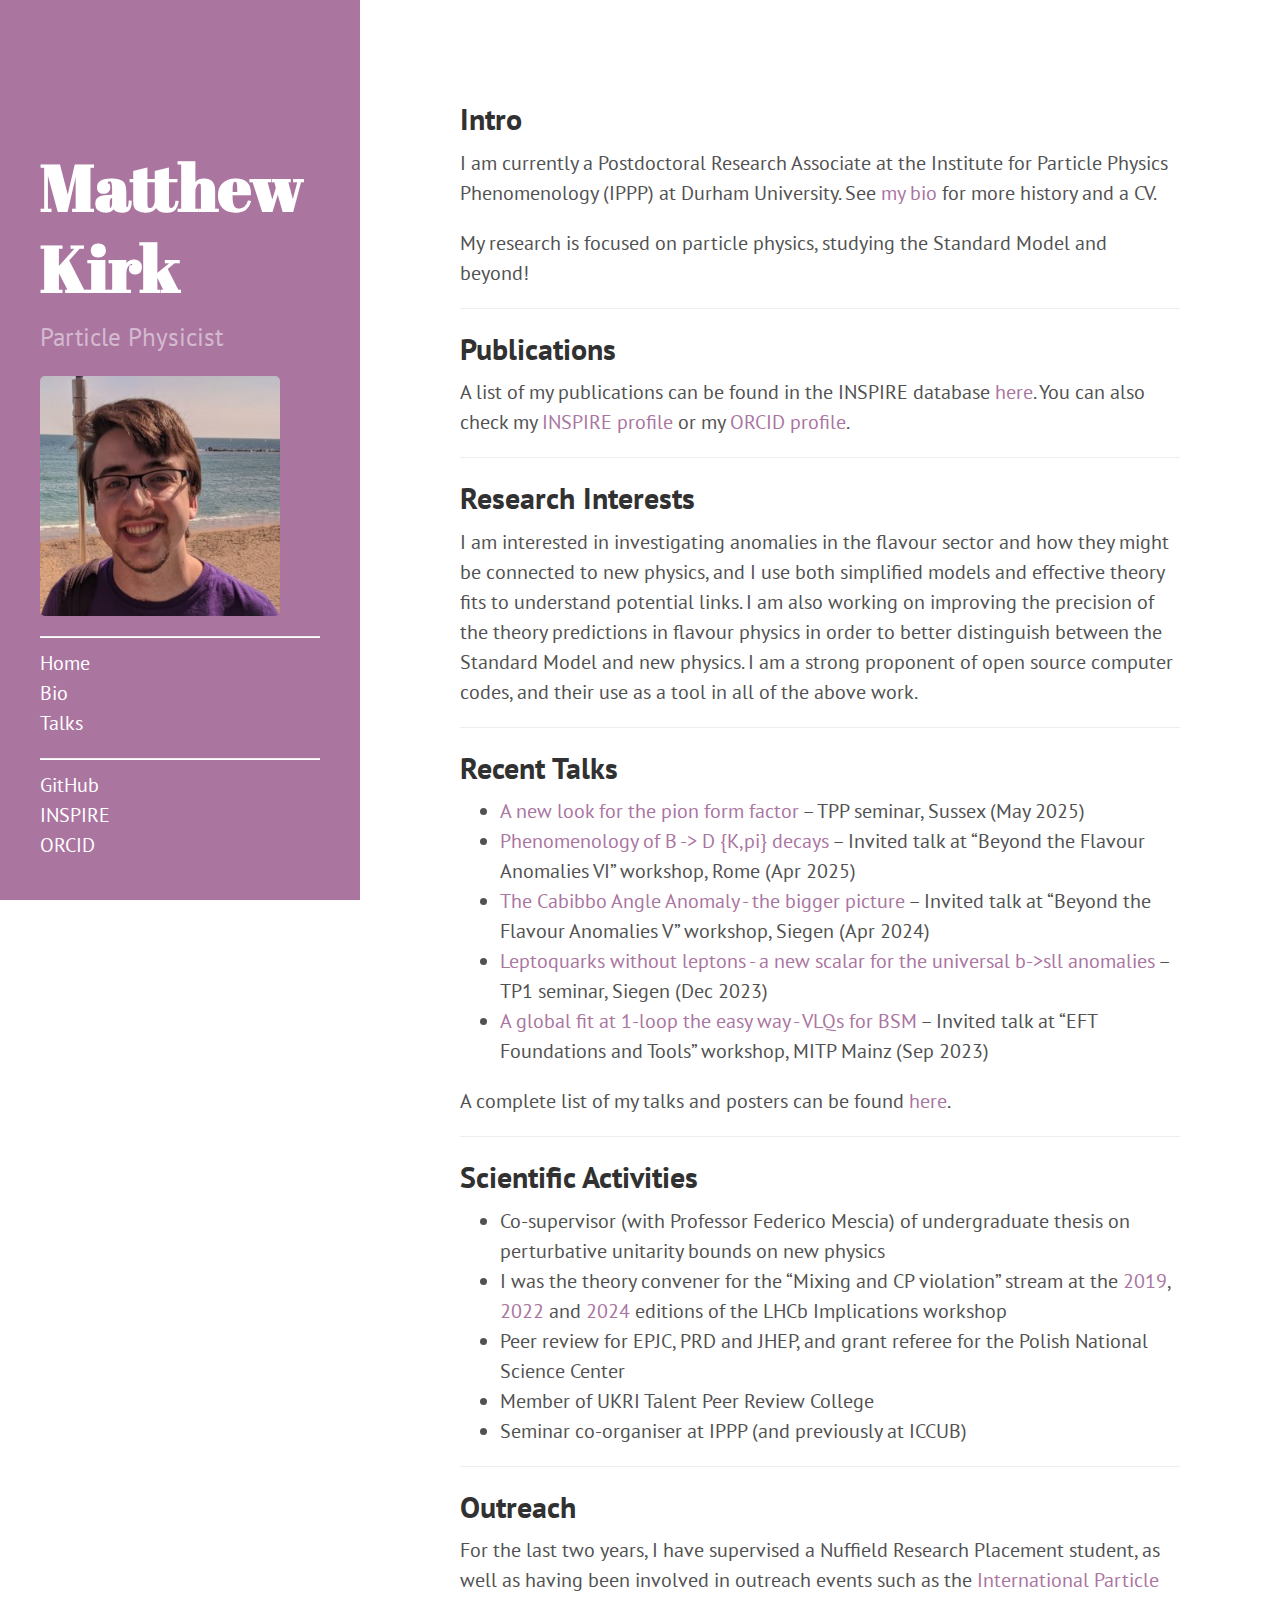
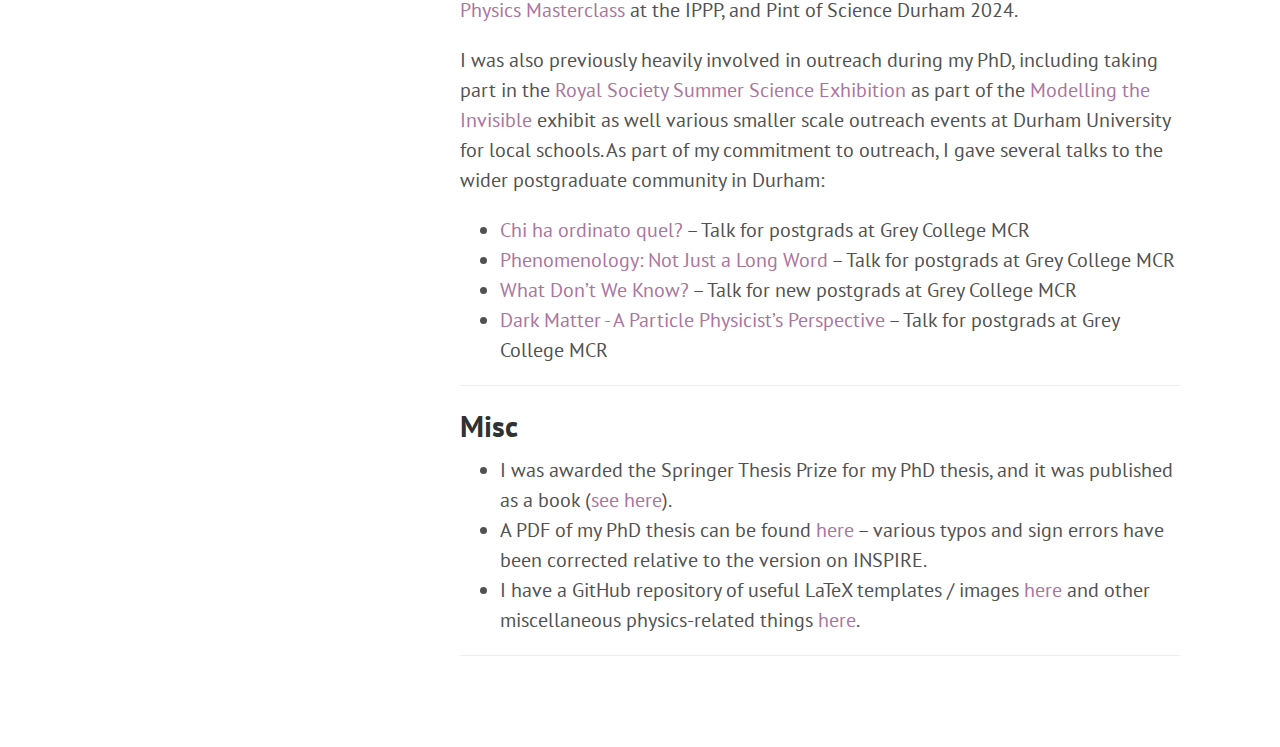
<file: index.html>
<!DOCTYPE html>
<html xmlns="http://www.w3.org/1999/xhtml" xml:lang="en-gb" lang="en-gb">
<head>
  <link href="https://gmpg.org/xfn/11" rel="profile">
  <meta http-equiv="content-type" content="text/html; charset=utf-8">
  <meta name="generator" content="Hugo 0.152.1">

  
  <meta name="viewport" content="width=device-width, initial-scale=1.0">

  <title>Matthew Kirk</title>
  <meta name="description" content="Particle Physicist" />

  
  
    <link
      type="text/css"
      rel="stylesheet"
      href="/css/print.min.46d9bcbd80937d55db06b7034dfed7fc48b2bfb13e535dd9eac5581bfbaa8ddf.css"
      media="print"
      integrity="sha256-Rtm8vYCTfVXbBrcDTf7X/Eiyv7E&#43;U13Z6sVYG/uqjd8="
      crossorigin="anonymous" />
    <link
      type="text/css"
      rel="stylesheet"
      href="/css/hyde-bundle.min.ac871d4f36866f82cec982ebbe8b6eb1d0a0d9908770ed436b9bd674012f7215.css"
      media="all"
      integrity="sha256-rIcdTzaGb4LOyYLrvotusdCg2ZCHcO1Da5vWdAEvchU="
      crossorigin="anonymous" />  <link rel="stylesheet" href="https://fonts.googleapis.com/css?family=Abril+Fatface|PT+Sans:400,400i,700">


  
  <link rel="apple-touch-icon-precomposed" sizes="144x144" href="/apple-touch-icon-144-precomposed.png">
  <link rel="shortcut icon" href="/favicon.png">

  
  <link type="text/css" rel="stylesheet" href="https://mjkirk.github.io/css/custom.css">
</head>

  <body class="theme-base-0e ">
  <aside class="sidebar">
  <div class="container sidebar-sticky">
    <div class="sidebar-about">
      <a href="https://mjkirk.github.io/"><h1>Matthew Kirk</h1></a>
      <p class="lead">
       Particle Physicist 
      </p>
    </div>

    <figure id="sidebar-photo">
      <img src="/me.jpg" title="Photo credit: Craig Fisher" alt="Photo of Matthew Kirk in a green t-shirt">
    </figure>


    <hr>
    <nav>
      <ul class="sidebar-nav">
        <li><a href="https://mjkirk.github.io/">Home</a> </li>
        
          
          
          
          
          <li><a href="/bio.html">Bio</a></li>
          
          
          
          <li><a href="/talks.html">Talks</a></li>
      </ul>
    </nav>
    <hr>
    <nav>
      <ul class="sidebar-nav">
        <li><a href="https://github.com/MJKirk/"> GitHub </a></li><li><a href="https://inspirehep.net/authors/1452491"> INSPIRE </a></li><li><a href="https://orcid.org/0000-0003-0845-7227"> ORCID </a></li>
      </ul>
    </nav>

  </div>
</aside>

    <main class="content container">
    



  



<section>
  <h2>Intro</h2>
  
  <p>I am currently a Postdoctoral Research Associate at the Institute for Particle Physics Phenomenology (IPPP) at Durham University.
See <a href="/bio.html">my bio</a> for more history and a CV.</p>
<p>My research is focused on particle physics, studying the Standard Model and beyond!</p>

</section>
<hr>

<section>
  <h2>Publications</h2>
  
  <p>A list of my publications can be found in the INSPIRE database <a href="https://inspirehep.net/search?ln=en&amp;p=exactauthor:M.Kirk.2">here</a>.
You can also check my <a href="https://inspirehep.net/authors/1452491">INSPIRE profile</a> or my <a href="https://orcid.org/0000-0003-0845-7227">ORCID profile</a>.</p>

</section>
<hr>

<section>
  <h2>Research Interests</h2>
  
  <p>I am interested in investigating anomalies in the flavour sector and how they might be connected to new physics, and I use both simplified models and effective theory fits to understand potential links.
I am also working on improving the precision of the theory predictions in flavour physics in order to better distinguish between the Standard Model and new physics.
I am a strong proponent of open source computer codes, and their use as a tool in all of the above work.</p>

</section>
<hr>

<section>
  <h2>Recent Talks</h2>
  
    <ul>
    
      
    
      
        

  


<li>
  <a href="/slides/research/sussex_2025-05-12.pdf">A new look for the pion form factor</a>
  &ndash;
  TPP seminar, Sussex (May 2025)
</li>
      
    
      
        

  


<li>
  <a href="/slides/research/beyond-flavour-anomalies-rome_2025-04-10.pdf">Phenomenology of B -&gt; D {K,pi} decays</a>
  &ndash;
  Invited talk at &ldquo;Beyond the Flavour Anomalies VI&rdquo; workshop, Rome (Apr 2025)
</li>
      
    
      
    
      
    
      
    
      
    
      
        

  


<li>
  <a href="/slides/research/beyond-flavour-anomalies-siegen_2024-04-11.pdf">The Cabibbo Angle Anomaly - the bigger picture</a>
  &ndash;
  Invited talk at &ldquo;Beyond the Flavour Anomalies V&rdquo; workshop, Siegen (Apr 2024)
</li>
      
    
      
        

  


<li>
  <a href="/slides/research/siegen_2023-12-04.pdf">Leptoquarks without leptons - a new scalar for the universal b-&gt;sll anomalies</a>
  &ndash;
  TP1 seminar, Siegen (Dec 2023)
</li>
      
    
      
    
      
        

  


<li>
  <a href="/slides/research/mitp-eft-tools_2023-09-01.pdf">A global fit at 1-loop the easy way - VLQs for BSM</a>
  &ndash;
  Invited talk at &ldquo;EFT Foundations and Tools&rdquo; workshop, MITP Mainz (Sep 2023)
</li>
      
    
      
    
      
    
      
    
      
    
      
    
      
    
      
    
      
    
      
    
      
    
      
    
      
    
      
    
      
    
      
    
      
    
      
    
      
    
      
    
      
    
      
    
      
    
      
    
      
    
      
    
      
    
      
    
      
    
      
    
      
    
      
    
      
    
      
    
    </ul>
  
  <p>A complete list of my talks and posters can be found <a href="/talks.html">here</a>.</p>

</section>
<hr>

<section>
  <h2>Scientific Activities</h2>
  
  <ul>
<li>Co-supervisor (with Professor Federico Mescia) of undergraduate thesis on perturbative unitarity bounds on new physics</li>
<li>I was the theory convener for the &ldquo;Mixing and CP violation&rdquo; stream at the <a href="https://indico.cern.ch/e/Implications2019">2019</a>, <a href="https://indico.cern.ch/e/Implications2022">2022</a> and <a href="https://indico.cern.ch/e/Implications2024">2024</a> editions of the LHCb Implications workshop</li>
<li>Peer review for EPJC, PRD and JHEP, and grant referee for the Polish National Science Center</li>
<li>Member of UKRI Talent Peer Review College</li>
<li>Seminar co-organiser at IPPP (and previously at ICCUB)</li>
</ul>

</section>
<hr>

<section>
  <h2>Outreach</h2>
  
  <p>For the last two years, I have supervised a Nuffield Research Placement student, as well as having been involved in outreach events such as the <a href="https://conference.ippp.dur.ac.uk/event/1287/">International Particle Physics Masterclass</a> at the IPPP, and Pint of Science Durham 2024.</p>
<p>I was also previously heavily involved in outreach during my PhD, including taking part in the <a href="https://royalsociety.org/science-events-and-lectures/summer-science-exhibition">Royal Society Summer Science Exhibition</a> as part of the <a href="https://web.archive.org/web/20171027231642/https://royalsociety.org/science-events-and-lectures/2017/summer-science-exhibition/exhibits/modelling-the-invisible">Modelling the Invisible</a> exhibit as well various smaller scale outreach events at Durham University for local schools.
As part of my commitment to outreach, I gave several talks to the wider postgraduate community in Durham:</p>
<ul>
<li><a href="slides/outreach/chi-ha-ordinato-quel_2018-07-31.pdf">Chi ha ordinato quel?</a> – Talk for postgrads at Grey College MCR</li>
<li><a href="slides/outreach/phenomenology_2018-02-08.pdf">Phenomenology: Not Just a Long Word</a> – Talk for postgrads at Grey College MCR</li>
<li><a href="slides/outreach/what-dont-we-know_2015-10-07.pdf">What Don&rsquo;t We Know?</a> – Talk for new postgrads at Grey College MCR</li>
<li><a href="slides/outreach/dark-matter_2015-06-18.pdf">Dark Matter - A Particle Physicist&rsquo;s Perspective</a> – Talk for postgrads at Grey College MCR</li>
</ul>

</section>
<hr>

<section>
  <h2>Misc</h2>
  
  <ul>
<li>I was awarded the Springer Thesis Prize for my PhD thesis, and it was published as a book (<a href="https://www.springer.com/gb/book/9783030191962">see here</a>).</li>
<li>A PDF of my PhD thesis can be found <a href="matthew_kirk_thesis.pdf">here</a> – various typos and sign errors have been corrected relative to the version on INSPIRE.</li>
<li>I have a GitHub repository of useful LaTeX templates / images <a href="https://github.com/MJKirk/latex-stuff">here</a> and other miscellaneous physics-related things <a href="https://github.com/MJKirk/misc">here</a>.</li>
</ul>

</section>
<hr>



    </main>

    
      
    
  </body>
</html>
</file>
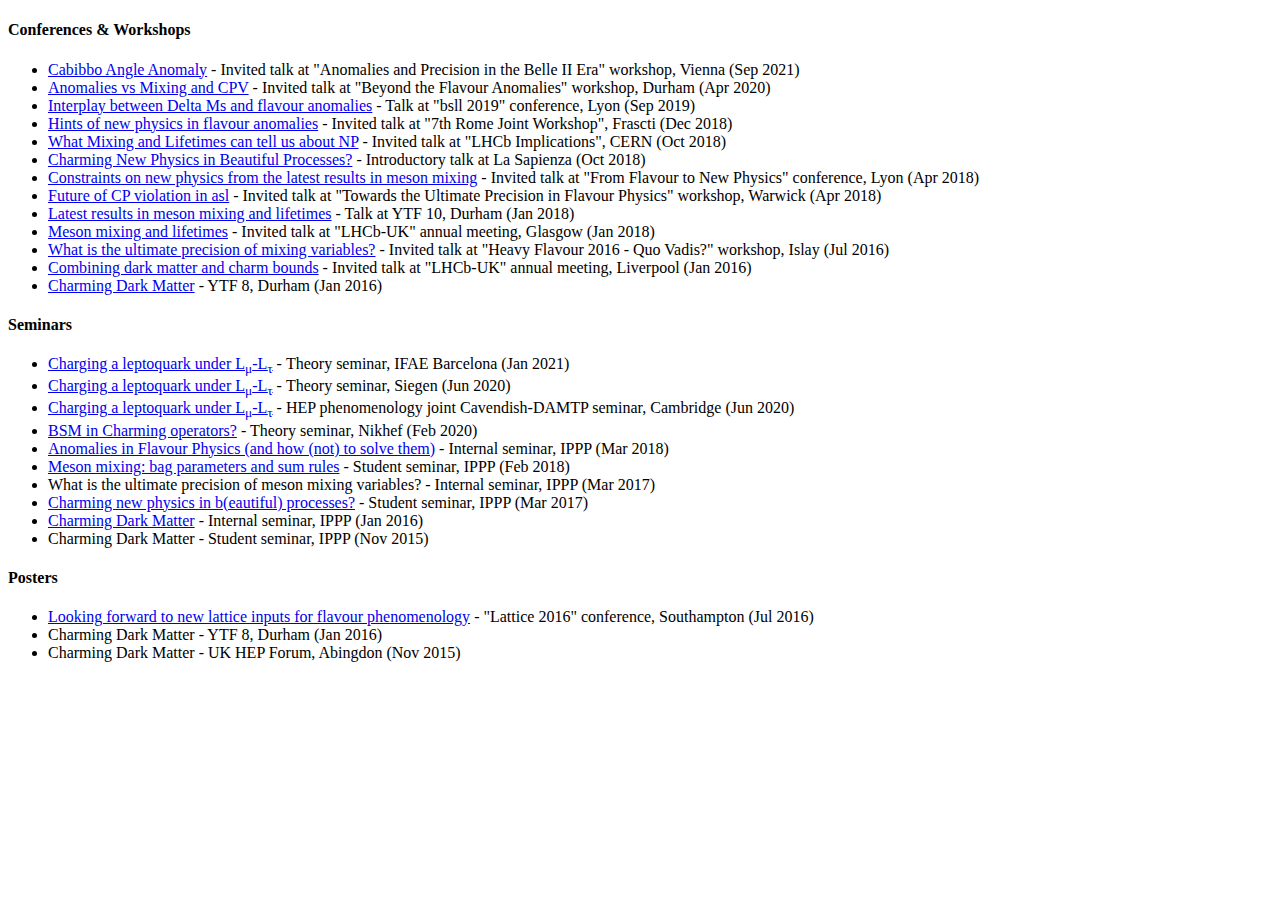
<file: all_talks.html>
<!DOCTYPE html>
<html lang="en">

<head>
<meta charset="utf-8">
<title>Matthew Kirk - all talks</title>
</head>

<body>

<div id="main">

<h4>Conferences &amp; Workshops</h4>
<ul>
<li><a href="talks/Kirk_BelleII_CAA.pdf">Cabibbo Angle Anomaly</a> - Invited talk at "Anomalies and Precision in the Belle II Era" workshop, Vienna (Sep 2021)</li>
<li><a href="talks/beyond_flavour_anomalies_durham_2020-04-02.pdf">Anomalies vs Mixing and CPV</a> - Invited talk at "Beyond the Flavour Anomalies" workshop, Durham (Apr 2020)</li>
<li><a href="talks/Kirk_Lyon_bsll2019.pdf">Interplay between Delta Ms and flavour anomalies</a> - Talk at "bsll 2019" conference, Lyon (Sep 2019)</li>
<li><a href="talks/rome-joint-workshop_2018-12-18.pdf">Hints of new physics in flavour anomalies</a> - Invited talk at "7th Rome Joint Workshop", Frascti (Dec 2018)</li>
<li><a href="talks/lhcb-implications_2018-10-17.pdf">What Mixing and Lifetimes can tell us about NP</a> - Invited talk at "LHCb Implications", CERN (Oct 2018)</li>
<li><a href="talks/sapienza_2018-10-15.pdf">Charming New Physics in Beautiful Processes?</a> - Introductory talk at La Sapienza (Oct 2018)</li>
<li><a href="talks/from-flavour-to-NP_lyon_2018_04_20.pdf">Constraints on new physics from the latest results in meson mixing</a> - Invited talk at "From Flavour to New Physics" conference, Lyon (Apr 2018)</li>
<li><a href="talks/ultimate-precision-warwick_2018_04_17.pdf">Future of CP violation in asl</a> - Invited talk at "Towards the Ultimate Precision in Flavour Physics" workshop, Warwick (Apr 2018)</li>
<li><a href="https://conference.ippp.dur.ac.uk/event/630/contributions/3516/">Latest results in meson mixing and lifetimes</a> - Talk at YTF 10, Durham (Jan 2018)</li>
<li><a href="talks/lhcb-uk_2018-01-04.pdf">Meson mixing and lifetimes</a> - Invited talk at "LHCb-UK" annual meeting, Glasgow (Jan 2018)</li>
<li><a href="talks/heavy-flavour-islay_2016-07-12.pdf">What is the ultimate precision of mixing variables?</a> - Invited talk at "Heavy Flavour 2016 - Quo Vadis?" workshop, Islay (Jul 2016)</li>
<li><a href="talks/lhcb-uk_2016-01-08.pdf">Combining dark matter and charm bounds</a> - Invited talk at "LHCb-UK" annual meeting, Liverpool (Jan 2016)</li>
<li><a href="https://conference.ippp.dur.ac.uk/event/502/contributions/2879/">Charming Dark Matter</a> - YTF 8, Durham (Jan 2016)</li>
</ul>

<h4>Seminars</h4>
<ul>
<li><a href="talks/ifae_2021-01-28.pdf">Charging a leptoquark under L<sub>μ</sub>-L<sub>τ</sub></a> - Theory seminar, IFAE Barcelona (Jan 2021)</li>
<li><a href="talks/siegen_2020-06-22.pdf">Charging a leptoquark under L<sub>μ</sub>-L<sub>τ</sub></a> - Theory seminar, Siegen (Jun 2020)</li>
<li><a href="https://indico.cern.ch/event/927796/">Charging a leptoquark under L<sub>μ</sub>-L<sub>τ</sub></a> - HEP phenomenology joint Cavendish-DAMTP seminar, Cambridge (Jun 2020)</li>
<li><a href="talks/nikhef_2020-02-27.pdf">BSM in Charming operators?</a> - Theory seminar, Nikhef (Feb 2020)</li>
<li><a href="talks/ippp_internal_seminar_2018-03-23.pdf">Anomalies in Flavour Physics (and how (not) to solve them)</a> - Internal seminar, IPPP (Mar 2018)</li>
<li><a href="talks/ippp_student_seminar_2018-02-12.pdf">Meson mixing: bag parameters and sum rules</a> - Student seminar, IPPP (Feb 2018)</li>
<li>What is the ultimate precision of meson mixing variables? - Internal seminar, IPPP (Mar 2017)
<li><a href="talks/ippp_student_seminar_2017-03-13.pdf">Charming new physics in b(eautiful) processes?</a> - Student seminar, IPPP (Mar 2017)</li>
<li><a href="talks/ippp_internal_seminar_2016-01-29.pdf">Charming Dark Matter</a> - Internal seminar, IPPP (Jan 2016)</li>
<li>Charming Dark Matter - Student seminar, IPPP (Nov 2015)</li>
</ul>

<h4>Posters</h4>
<ul>
<li><a href="posters/lattice_2016.pdf">Looking forward to new lattice inputs for flavour phenomenology</a> - "Lattice 2016" conference, Southampton (Jul 2016)</li>
<li>Charming Dark Matter - YTF 8, Durham (Jan 2016)</li>
<li>Charming Dark Matter - UK HEP Forum, Abingdon (Nov 2015)</li>
</ul>

</div>

</body>
</html>
</file>
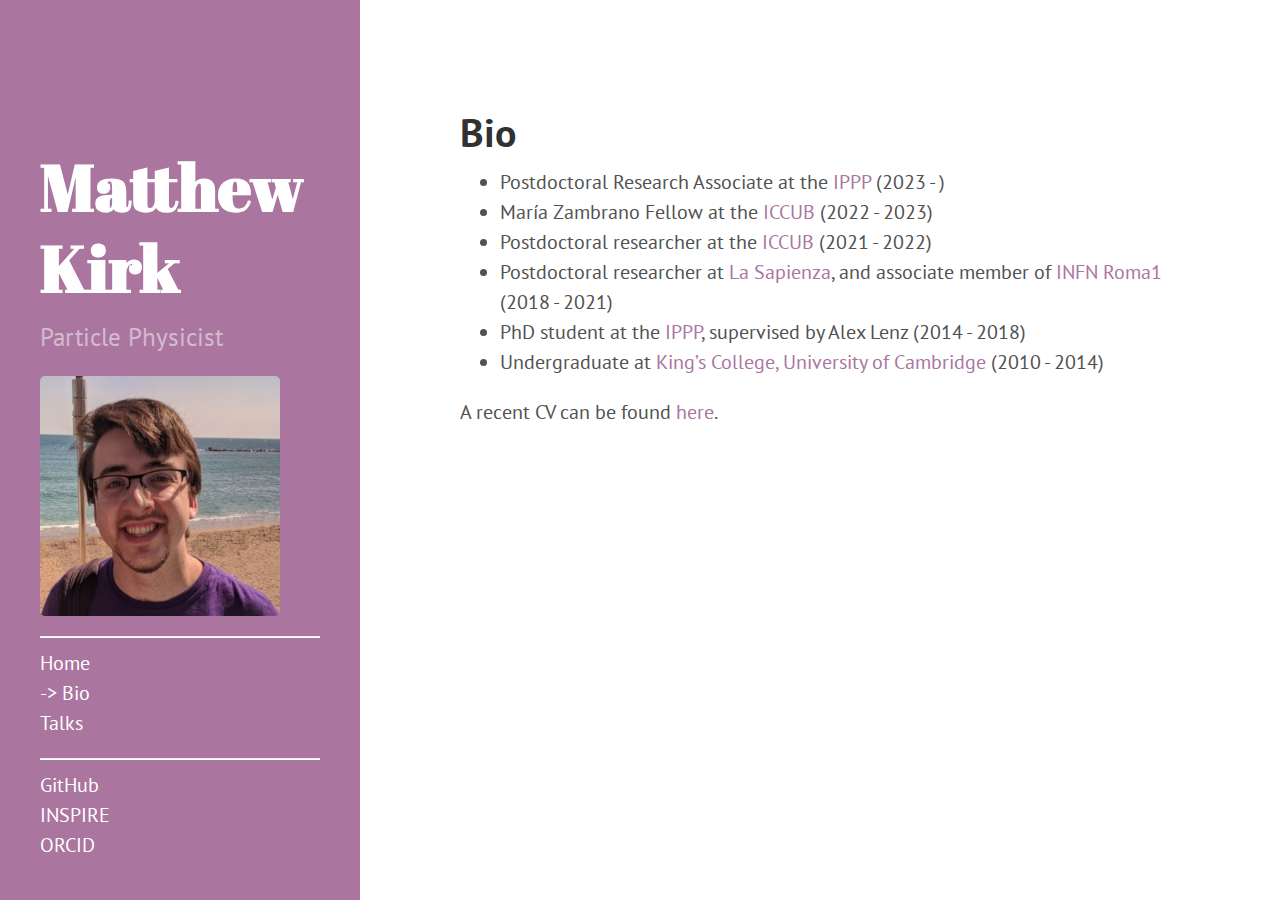
<file: bio.html>
<!DOCTYPE html>
<html xmlns="http://www.w3.org/1999/xhtml" xml:lang="en-gb" lang="en-gb">
<head>
  <link href="https://gmpg.org/xfn/11" rel="profile">
  <meta http-equiv="content-type" content="text/html; charset=utf-8">
  <meta name="generator" content="Hugo 0.152.1">

  
  <meta name="viewport" content="width=device-width, initial-scale=1.0">

  <title>Bio &middot; Matthew Kirk</title>
  <meta name="description" content="" />

  
  
    <link
      type="text/css"
      rel="stylesheet"
      href="/css/print.min.46d9bcbd80937d55db06b7034dfed7fc48b2bfb13e535dd9eac5581bfbaa8ddf.css"
      media="print"
      integrity="sha256-Rtm8vYCTfVXbBrcDTf7X/Eiyv7E&#43;U13Z6sVYG/uqjd8="
      crossorigin="anonymous" />
    <link
      type="text/css"
      rel="stylesheet"
      href="/css/hyde-bundle.min.ac871d4f36866f82cec982ebbe8b6eb1d0a0d9908770ed436b9bd674012f7215.css"
      media="all"
      integrity="sha256-rIcdTzaGb4LOyYLrvotusdCg2ZCHcO1Da5vWdAEvchU="
      crossorigin="anonymous" />  <link rel="stylesheet" href="https://fonts.googleapis.com/css?family=Abril+Fatface|PT+Sans:400,400i,700">


  
  <link rel="apple-touch-icon-precomposed" sizes="144x144" href="/apple-touch-icon-144-precomposed.png">
  <link rel="shortcut icon" href="/favicon.png">

  
  <link type="text/css" rel="stylesheet" href="https://mjkirk.github.io/css/custom.css">
</head>

  <body class="theme-base-0e ">
  <aside class="sidebar">
  <div class="container sidebar-sticky">
    <div class="sidebar-about">
      <a href="https://mjkirk.github.io/"><h1>Matthew Kirk</h1></a>
      <p class="lead">
       Particle Physicist 
      </p>
    </div>

    <figure id="sidebar-photo">
      <img src="/me.jpg" title="Photo credit: Craig Fisher" alt="Photo of Matthew Kirk in a green t-shirt">
    </figure>


    <hr>
    <nav>
      <ul class="sidebar-nav">
        <li><a href="https://mjkirk.github.io/">Home</a> </li>
        
          
          
          
          
          <li><a href="/bio.html">-> Bio</a></li>
          
          
          
          <li><a href="/talks.html">Talks</a></li>
      </ul>
    </nav>
    <hr>
    <nav>
      <ul class="sidebar-nav">
        <li><a href="https://github.com/MJKirk/"> GitHub </a></li><li><a href="https://inspirehep.net/authors/1452491"> INSPIRE </a></li><li><a href="https://orcid.org/0000-0003-0845-7227"> ORCID </a></li>
      </ul>
    </nav>

  </div>
</aside>

    <main class="content container">
    <h1> Bio </h1>
<ul>
<li>Postdoctoral Research Associate at the <a href="https://www.ippp.dur.ac.uk/">IPPP</a> (2023 - )</li>
<li>María Zambrano Fellow at the <a href="https://icc.ub.edu/">ICCUB</a> (2022 - 2023)</li>
<li>Postdoctoral researcher at the <a href="https://icc.ub.edu/">ICCUB</a> (2021 - 2022)</li>
<li>Postdoctoral researcher at <a href="https://www.phys.uniroma1.it/fisica/">La Sapienza</a>, and associate member of <a href="https://www.roma1.infn.it">INFN Roma1</a> (2018 - 2021)</li>
<li>PhD student at the <a href="https://www.ippp.dur.ac.uk/">IPPP</a>, supervised by Alex Lenz (2014 - 2018)</li>
<li>Undergraduate at <a href="https://www.kings.cam.ac.uk/">King&rsquo;s College, University of Cambridge</a> (2010 - 2014)</li>
</ul>
<p>A recent CV can be found <a href="CV_2025-11-13.pdf">here</a>.</p>

<ul class="posts">

</ul>
    </main>

    
      
    
  </body>
</html>
</file>
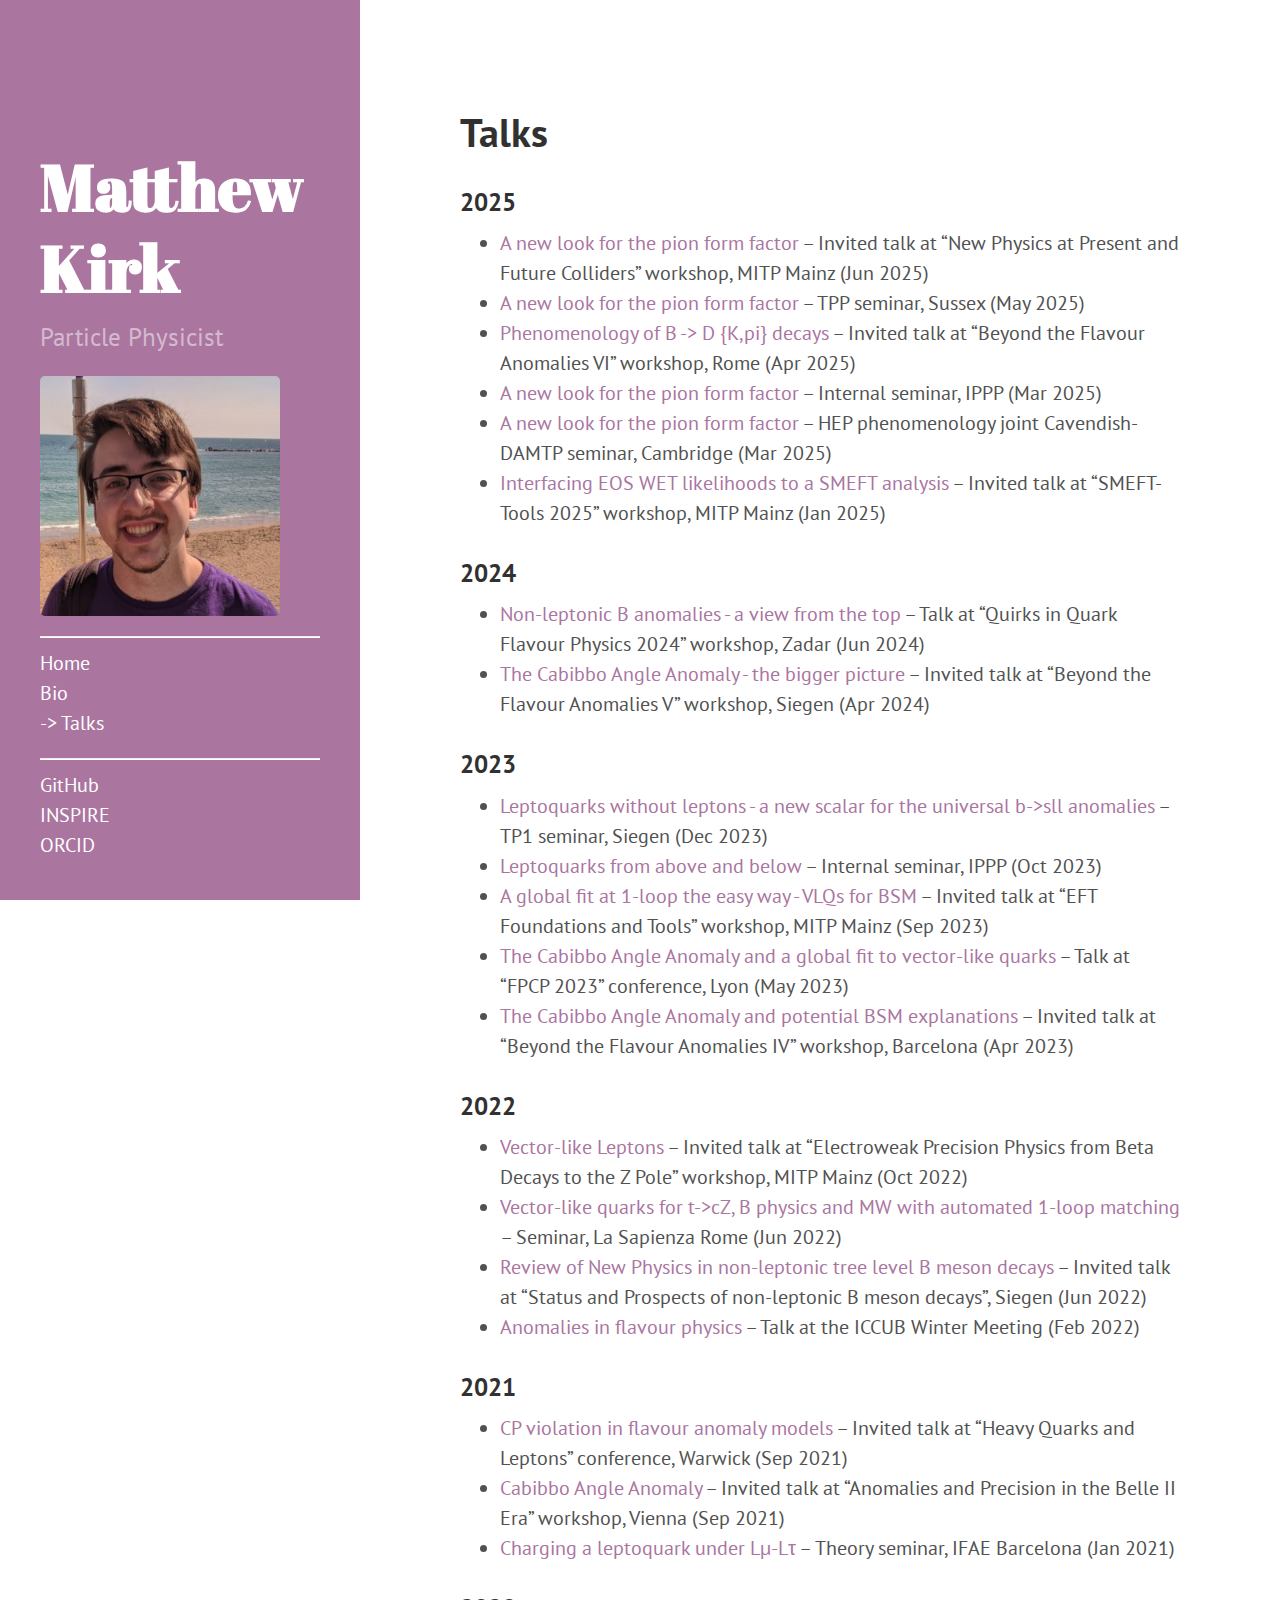
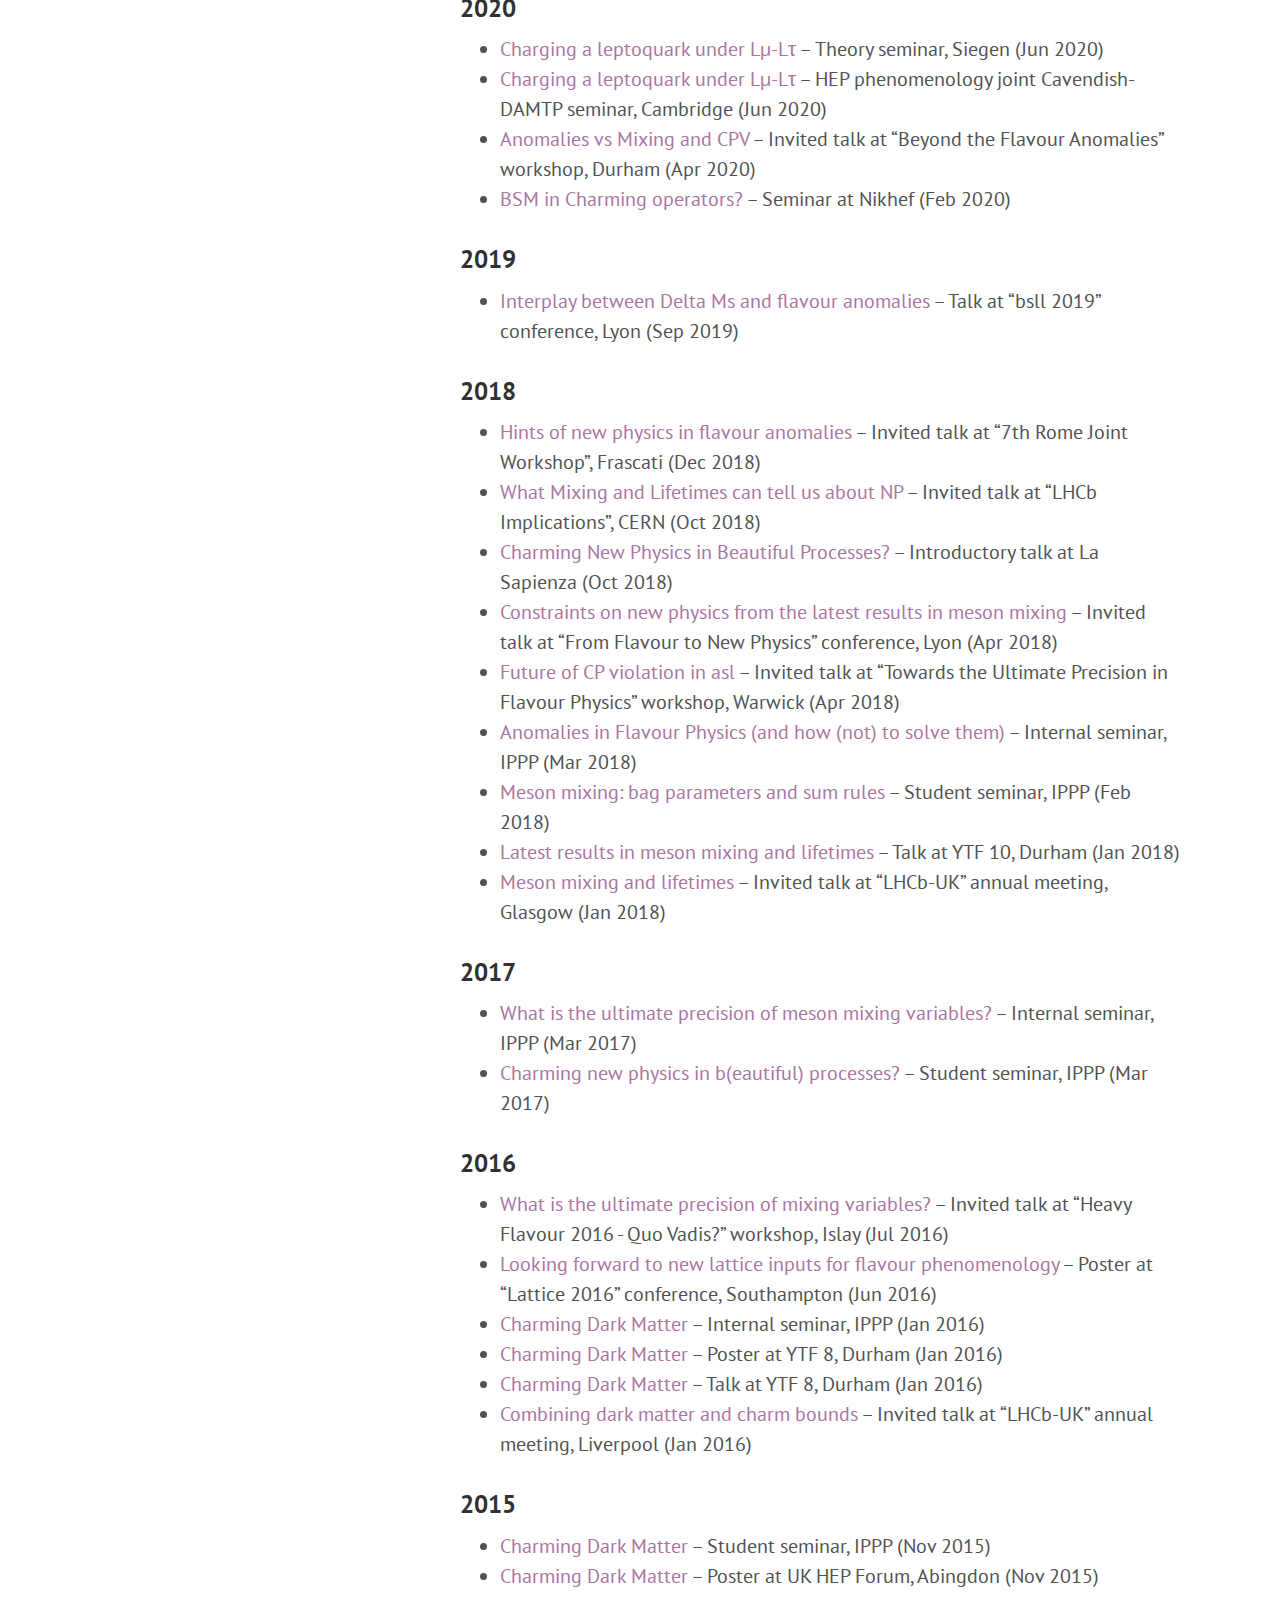
<file: talks.html>
<!DOCTYPE html>
<html xmlns="http://www.w3.org/1999/xhtml" xml:lang="en-gb" lang="en-gb">
<head>
  <link href="https://gmpg.org/xfn/11" rel="profile">
  <meta http-equiv="content-type" content="text/html; charset=utf-8">
  <meta name="generator" content="Hugo 0.152.1">

  
  <meta name="viewport" content="width=device-width, initial-scale=1.0">

  <title>Talks &middot; Matthew Kirk</title>
  <meta name="description" content="" />

  
  
    <link
      type="text/css"
      rel="stylesheet"
      href="/css/print.min.46d9bcbd80937d55db06b7034dfed7fc48b2bfb13e535dd9eac5581bfbaa8ddf.css"
      media="print"
      integrity="sha256-Rtm8vYCTfVXbBrcDTf7X/Eiyv7E&#43;U13Z6sVYG/uqjd8="
      crossorigin="anonymous" />
    <link
      type="text/css"
      rel="stylesheet"
      href="/css/hyde-bundle.min.ac871d4f36866f82cec982ebbe8b6eb1d0a0d9908770ed436b9bd674012f7215.css"
      media="all"
      integrity="sha256-rIcdTzaGb4LOyYLrvotusdCg2ZCHcO1Da5vWdAEvchU="
      crossorigin="anonymous" />  <link rel="stylesheet" href="https://fonts.googleapis.com/css?family=Abril+Fatface|PT+Sans:400,400i,700">


  
  <link rel="apple-touch-icon-precomposed" sizes="144x144" href="/apple-touch-icon-144-precomposed.png">
  <link rel="shortcut icon" href="/favicon.png">

  
  <link type="text/css" rel="stylesheet" href="https://mjkirk.github.io/css/custom.css">
</head>

  <body class="theme-base-0e ">
  <aside class="sidebar">
  <div class="container sidebar-sticky">
    <div class="sidebar-about">
      <a href="https://mjkirk.github.io/"><h1>Matthew Kirk</h1></a>
      <p class="lead">
       Particle Physicist 
      </p>
    </div>

    <figure id="sidebar-photo">
      <img src="/me.jpg" title="Photo credit: Craig Fisher" alt="Photo of Matthew Kirk in a green t-shirt">
    </figure>


    <hr>
    <nav>
      <ul class="sidebar-nav">
        <li><a href="https://mjkirk.github.io/">Home</a> </li>
        
          
          
          
          
          <li><a href="/bio.html">Bio</a></li>
          
          
          
          <li><a href="/talks.html">-> Talks</a></li>
      </ul>
    </nav>
    <hr>
    <nav>
      <ul class="sidebar-nav">
        <li><a href="https://github.com/MJKirk/"> GitHub </a></li><li><a href="https://inspirehep.net/authors/1452491"> INSPIRE </a></li><li><a href="https://orcid.org/0000-0003-0845-7227"> ORCID </a></li>
      </ul>
    </nav>

  </div>
</aside>

    <main class="content container">
    <h1> Talks </h1>



<h3>2025</h3>
<ul class="posts">

  

  


<li>
  <a href="/slides/research/mitp-future-flavour_2025-06-19.pdf">A new look for the pion form factor</a>
  &ndash;
  Invited talk at “New Physics at Present and Future Colliders” workshop, MITP Mainz (Jun 2025)
</li>
  

  


<li>
  <a href="/slides/research/sussex_2025-05-12.pdf">A new look for the pion form factor</a>
  &ndash;
  TPP seminar, Sussex (May 2025)
</li>
  

  


<li>
  <a href="/slides/research/beyond-flavour-anomalies-rome_2025-04-10.pdf">Phenomenology of B -&gt; D {K,pi} decays</a>
  &ndash;
  Invited talk at &ldquo;Beyond the Flavour Anomalies VI&rdquo; workshop, Rome (Apr 2025)
</li>
  

  


<li>
  <a href="/slides/research/ippp-internal_2025-03-21.pdf">A new look for the pion form factor</a>
  &ndash;
  Internal seminar, IPPP (Mar 2025)
</li>
  

  


<li>
  <a href="/slides/research/cambridge_2025-03-07.pdf">A new look for the pion form factor</a>
  &ndash;
  HEP phenomenology joint Cavendish-DAMTP seminar, Cambridge (Mar 2025)
</li>
  

  


<li>
  <a href="/slides/research/mitp-smeft-tools_2025-01-27.pdf">Interfacing EOS WET likelihoods to a SMEFT analysis</a>
  &ndash;
  Invited talk at “SMEFT-Tools 2025” workshop, MITP Mainz (Jan 2025)
</li>
    
    </ul>
    <h3>2024</h3>
    <ul class="posts">
  
  

  


<li>
  <a href="/slides/research/quirks-quarks_2024-06-21.pdf">Non-leptonic B anomalies - a view from the top </a>
  &ndash;
  Talk at &ldquo;Quirks in Quark Flavour Physics 2024&rdquo; workshop, Zadar (Jun 2024)
</li>
  

  


<li>
  <a href="/slides/research/beyond-flavour-anomalies-siegen_2024-04-11.pdf">The Cabibbo Angle Anomaly - the bigger picture</a>
  &ndash;
  Invited talk at &ldquo;Beyond the Flavour Anomalies V&rdquo; workshop, Siegen (Apr 2024)
</li>
    
    </ul>
    <h3>2023</h3>
    <ul class="posts">
  
  

  


<li>
  <a href="/slides/research/siegen_2023-12-04.pdf">Leptoquarks without leptons - a new scalar for the universal b-&gt;sll anomalies</a>
  &ndash;
  TP1 seminar, Siegen (Dec 2023)
</li>
  

  


<li>
  <a href="/slides/research/ippp-internal_2023-10-27.pdf">Leptoquarks from above and below</a>
  &ndash;
  Internal seminar, IPPP (Oct 2023)
</li>
  

  


<li>
  <a href="/slides/research/mitp-eft-tools_2023-09-01.pdf">A global fit at 1-loop the easy way - VLQs for BSM</a>
  &ndash;
  Invited talk at &ldquo;EFT Foundations and Tools&rdquo; workshop, MITP Mainz (Sep 2023)
</li>
  

  


<li>
  <a href="/slides/research/fpcp2023-lyon_2023-05-30.pdf">The Cabibbo Angle Anomaly and a global fit to vector-like quarks</a>
  &ndash;
  Talk at &ldquo;FPCP 2023&rdquo; conference, Lyon (May 2023)
</li>
  

  


<li>
  <a href="/slides/research/beyond-flavour-anomalies-barcelona_2023-04-20.pdf">The Cabibbo Angle Anomaly and potential BSM explanations</a>
  &ndash;
  Invited talk at &ldquo;Beyond the Flavour Anomalies IV&rdquo; workshop, Barcelona (Apr 2023)
</li>
    
    </ul>
    <h3>2022</h3>
    <ul class="posts">
  
  

  


<li>
  <a href="/slides/research/mitp-electroweak-beta_2022-10-25.pdf">Vector-like Leptons</a>
  &ndash;
  Invited talk at &ldquo;Electroweak Precision Physics from Beta Decays to the Z Pole&rdquo; workshop, MITP Mainz (Oct 2022)
</li>
  

  


<li>
  <a href="/slides/research/rome_2022-06-17.pdf">Vector-like quarks for t-&gt;cZ, B physics and MW with automated 1-loop matching</a>
  &ndash;
  Seminar, La Sapienza Rome (Jun 2022)
</li>
  

  


<li>
  <a href="/slides/research/non-leptonic-siegen_2022-06-02.pdf">Review of New Physics in non-leptonic tree level B meson decays</a>
  &ndash;
  Invited talk at &ldquo;Status and Prospects of non-leptonic B meson decays&rdquo;, Siegen (Jun 2022)
</li>
  

  


<li>
  <a href="/slides/research/icc-winter_2022-02-07.pdf">Anomalies in flavour physics</a>
  &ndash;
  Talk at the ICCUB Winter Meeting (Feb 2022)
</li>
    
    </ul>
    <h3>2021</h3>
    <ul class="posts">
  
  

  


<li>
  <a href="/slides/research/HQL2021_2021-09-14.pdf">CP violation in flavour anomaly models</a>
  &ndash;
  Invited talk at &ldquo;Heavy Quarks and Leptons&rdquo; conference, Warwick (Sep 2021)
</li>
  

  


<li>
  <a href="/slides/research/belleII-vienna_2021-09-07.pdf">Cabibbo Angle Anomaly</a>
  &ndash;
  Invited talk at &ldquo;Anomalies and Precision in the Belle II Era&rdquo; workshop, Vienna (Sep 2021)
</li>
  

  


<li>
  <a href="/slides/research/ifae_2021-01-28.pdf">Charging a leptoquark under Lμ-Lτ</a>
  &ndash;
  Theory seminar, IFAE Barcelona (Jan 2021)
</li>
    
    </ul>
    <h3>2020</h3>
    <ul class="posts">
  
  

  


<li>
  <a href="/slides/research/siegen_2020-06-22.pdf">Charging a leptoquark under Lμ-Lτ</a>
  &ndash;
  Theory seminar, Siegen (Jun 2020)
</li>
  

  


<li>
  <a href="https://indico.cern.ch/event/927796/">Charging a leptoquark under Lμ-Lτ</a>
  &ndash;
  HEP phenomenology joint Cavendish-DAMTP seminar, Cambridge (Jun 2020)
</li>
  

  


<li>
  <a href="/slides/research/beyond-flavour-anomalies-durham_2020-04-02.pdf">Anomalies vs Mixing and CPV</a>
  &ndash;
  Invited talk at &ldquo;Beyond the Flavour Anomalies&rdquo; workshop, Durham (Apr 2020)
</li>
  

  


<li>
  <a href="/slides/research/nikhef_2020-02-27.pdf">BSM in Charming operators?</a>
  &ndash;
  Seminar at Nikhef (Feb 2020)
</li>
    
    </ul>
    <h3>2019</h3>
    <ul class="posts">
  
  

  


<li>
  <a href="/slides/research/bsll2019-lyon_2019-09-05.pdf">Interplay between Delta Ms and flavour anomalies</a>
  &ndash;
  Talk at &ldquo;bsll 2019&rdquo; conference, Lyon (Sep 2019)
</li>
    
    </ul>
    <h3>2018</h3>
    <ul class="posts">
  
  

  


<li>
  <a href="/slides/research/rome-joint-workshop_2018-12-18.pdf">Hints of new physics in flavour anomalies</a>
  &ndash;
  Invited talk at &ldquo;7th Rome Joint Workshop&rdquo;, Frascati (Dec 2018)
</li>
  

  


<li>
  <a href="/slides/research/lhcb-implications_2018-10-17.pdf">What Mixing and Lifetimes can tell us about NP</a>
  &ndash;
  Invited talk at &ldquo;LHCb Implications&rdquo;, CERN (Oct 2018)
</li>
  

  


<li>
  <a href="/slides/research/sapienza_2018-10-15.pdf">Charming New Physics in Beautiful Processes?</a>
  &ndash;
  Introductory talk at La Sapienza (Oct 2018)
</li>
  

  


<li>
  <a href="/slides/research/from-flavour-to-NP-lyon_2018-04-20.pdf">Constraints on new physics from the latest results in meson mixing</a>
  &ndash;
  Invited talk at &ldquo;From Flavour to New Physics&rdquo; conference, Lyon (Apr 2018)
</li>
  

  


<li>
  <a href="/slides/research/ultimate-precision-warwick_2018-04-17.pdf">Future of CP violation in asl</a>
  &ndash;
  Invited talk at &ldquo;Towards the Ultimate Precision in Flavour Physics&rdquo; workshop, Warwick (Apr 2018)
</li>
  

  


<li>
  <a href="/slides/research/ippp-internal_2018-03-23.pdf">Anomalies in Flavour Physics (and how (not) to solve them)</a>
  &ndash;
  Internal seminar, IPPP (Mar 2018)
</li>
  

  


<li>
  <a href="/slides/research/ippp-student_2018-02-12.pdf">Meson mixing: bag parameters and sum rules</a>
  &ndash;
  Student seminar, IPPP (Feb 2018)
</li>
  

  


<li>
  <a href="https://conference.ippp.dur.ac.uk/event/630/contributions/3516/">Latest results in meson mixing and lifetimes</a>
  &ndash;
  Talk at YTF 10, Durham (Jan 2018)
</li>
  

  


<li>
  <a href="/slides/research/lhcb-uk_2018-01-04.pdf">Meson mixing and lifetimes</a>
  &ndash;
  Invited talk at &ldquo;LHCb-UK&rdquo; annual meeting, Glasgow (Jan 2018)
</li>
    
    </ul>
    <h3>2017</h3>
    <ul class="posts">
  
  

  


<li>
  <a href="/slides/research/ippp-internal_2017-03-31.pdf">What is the ultimate precision of meson mixing variables?</a>
  &ndash;
  Internal seminar, IPPP (Mar 2017)
</li>
  

  


<li>
  <a href="/slides/research/ippp-student_2017-03-13.pdf">Charming new physics in b(eautiful) processes? </a>
  &ndash;
  Student seminar, IPPP (Mar 2017)
</li>
    
    </ul>
    <h3>2016</h3>
    <ul class="posts">
  
  

  


<li>
  <a href="/slides/research/heavy-flavour-islay_2016-07-12.pdf">What is the ultimate precision of mixing variables?</a>
  &ndash;
  Invited talk at &ldquo;Heavy Flavour 2016 - Quo Vadis?&rdquo; workshop, Islay (Jul 2016)
</li>
  

  


<li>
  <a href="/slides/research/lattice_2016-07-26.pdf">Looking forward to new lattice inputs for flavour phenomenology</a>
  &ndash;
  Poster at &ldquo;Lattice 2016&rdquo; conference, Southampton (Jun 2016)
</li>
  

  


<li>
  <a href="/slides/research/ippp-internal_2016-01-29.pdf">Charming Dark Matter</a>
  &ndash;
  Internal seminar, IPPP (Jan 2016)
</li>
  

  


<li>
  <a href="https://conference.ippp.dur.ac.uk/event/502/">Charming Dark Matter</a>
  &ndash;
  Poster at YTF 8, Durham (Jan 2016)
</li>
  

  


<li>
  <a href="https://conference.ippp.dur.ac.uk/event/502/contributions/2879/">Charming Dark Matter</a>
  &ndash;
  Talk at YTF 8, Durham (Jan 2016)
</li>
  

  


<li>
  <a href="/slides/research/lhcb-uk_2016-01-08.pdf">Combining dark matter and charm bounds</a>
  &ndash;
  Invited talk at &ldquo;LHCb-UK&rdquo; annual meeting, Liverpool (Jan 2016)
</li>
    
    </ul>
    <h3>2015</h3>
    <ul class="posts">
  
  

  


<li>
  <a href="https://www.ippp.dur.ac.uk/">Charming Dark Matter</a>
  &ndash;
  Student seminar, IPPP (Nov 2015)
</li>
  

  


<li>
  <a href="https://conference.ippp.dur.ac.uk/event/472/">Charming Dark Matter</a>
  &ndash;
  Poster at UK HEP Forum, Abingdon (Nov 2015)
</li>
</ul>
    </main>

    
      
    
  </body>
</html>
</file>
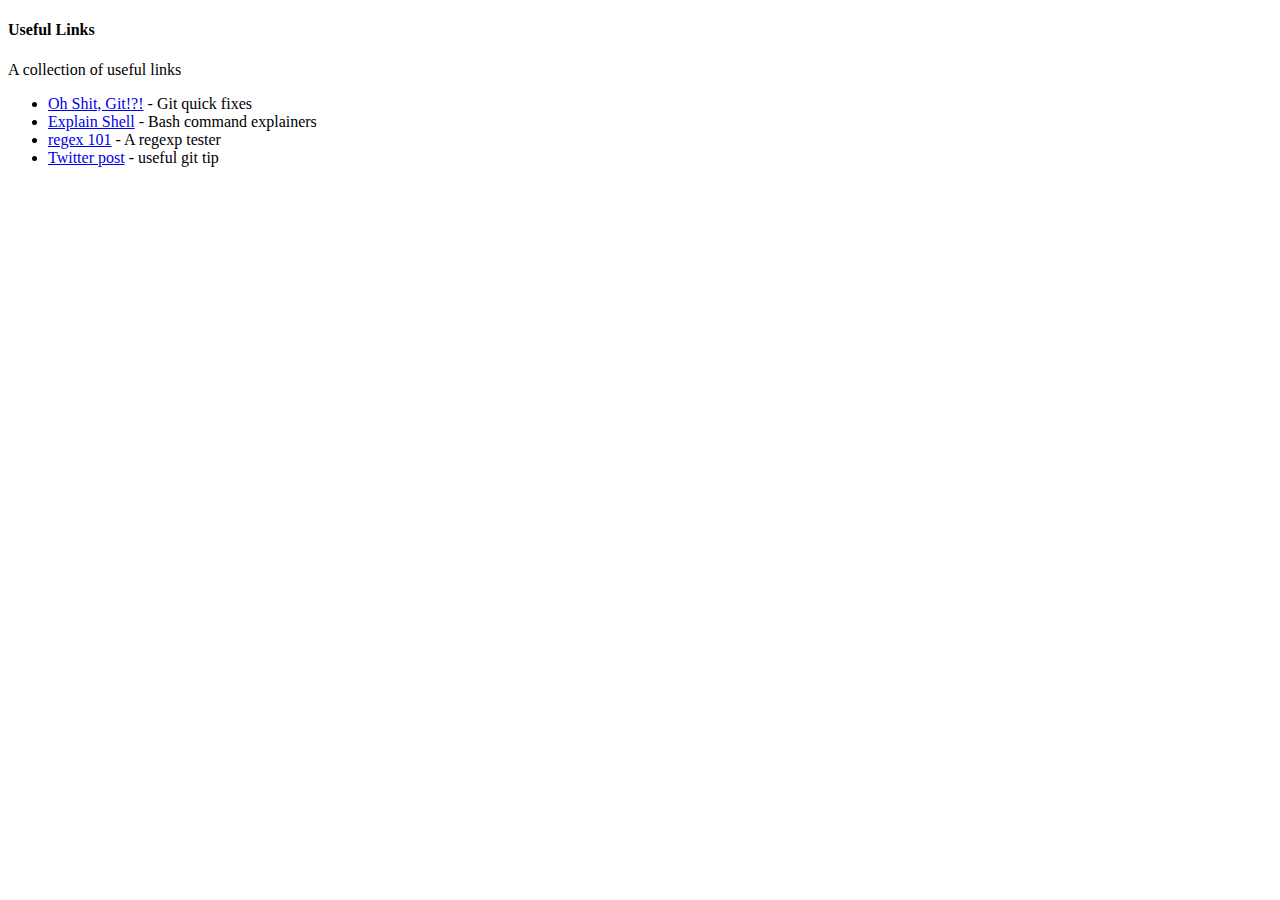
<file: useful_links.html>
<!DOCTYPE html>
<html lang="en">

<head>
<meta charset="utf-8">
<title>Matthew Kirk - useful links</title>
</head>

<body>

<div id="main">

<h4>Useful Links</h4>
<p>A collection of useful links</p>
<ul>
<li><a href="https://ohshitgit.com/">Oh Shit, Git!?!</a> - Git quick fixes</li>
<li><a href="https://explainshell.com/">Explain Shell</a> - Bash command explainers</li>
<li><a href="https://regex101.com/">regex 101</a> - A regexp tester</li>
<li><a href="https://twitter.com/offlinemark/status/1387833240321417222">Twitter post</a> - useful git tip</li>
</ul>


</div>

</body>
</html>
</file>
<file: css/print.min.46d9bcbd80937d55db06b7034dfed7fc48b2bfb13e535dd9eac5581bfbaa8ddf.css>
.sidebar{display:none!important}.content{margin:0 auto;width:100%;float:none;display:initial}.container{width:100%;float:none;display:initial;padding-left:1rem;padding-right:1rem;margin:0 auto}
</file>
<file: css/hyde-bundle.min.ac871d4f36866f82cec982ebbe8b6eb1d0a0d9908770ed436b9bd674012f7215.css>
*{-webkit-box-sizing:border-box;-moz-box-sizing:border-box;box-sizing:border-box}html,body{margin:0;padding:0}html{font-family:helvetica neue,Helvetica,Arial,sans-serif;font-size:16px;line-height:1.5}@media(min-width:38em){html{font-size:20px}}body{color:#515151;background-color:#fff;-webkit-text-size-adjust:100%;-ms-text-size-adjust:100%;text-size-adjust:100%}a{color:#227bb9;text-decoration:none}a:hover,a:focus{text-decoration:underline}h1,h2,h3,h4,h5,h6{margin-bottom:.5rem;font-weight:700;line-height:1.25;color:#313131;text-rendering:optimizeLegibility}h1{font-size:2rem}h2{margin-top:1rem;font-size:1.5rem}h3{margin-top:1.5rem;font-size:1.25rem}h4,h5,h6{margin-top:1rem;font-size:1rem}p{margin-top:0;margin-bottom:1rem}strong{color:#303030}ul,ol,dl{margin-top:0;margin-bottom:1rem}dt{font-weight:700}dd{margin-bottom:.5rem}hr{position:relative;margin:1.5rem 0;border:0;border-top:1px solid #eee;border-bottom:1px solid #fff}abbr{font-size:85%;font-weight:700;color:#555;text-transform:uppercase}abbr[title]{cursor:help;border-bottom:1px dotted #e5e5e5}code,pre{font-family:Menlo,Monaco,courier new,monospace}code{padding:.25em .5em;font-size:85%;color:#b3555e;background-color:#f9f9f9;border-radius:3px}pre{display:block;margin-top:0;margin-bottom:1rem;padding:1rem;font-size:.8rem;line-height:1.4;white-space:pre;white-space:pre-wrap;word-break:break-all;word-wrap:break-word;background-color:#f9f9f9}pre code{padding:0;font-size:100%;color:inherit;background-color:initial}.highlight{margin-bottom:1rem;border-radius:4px}.highlight pre{margin-bottom:0}blockquote{padding:.5rem 1rem;margin:.8rem 0;color:#7a7a7a;border-left:.25rem solid #e5e5e5}blockquote p:last-child{margin-bottom:0}@media(min-width:30em){blockquote{padding-right:5rem;padding-left:1.25rem}}img{display:block;margin:0 0 1rem;border-radius:5px;max-width:100%}table{margin-bottom:1rem;width:100%;border:1px solid #e5e5e5;border-collapse:collapse}td,th{padding:.25rem .5rem;border:1px solid #e5e5e5}tbody tr:nth-child(odd) td,tbody tr:nth-child(odd) th{background-color:#f9f9f9}.lead{font-size:1.25rem;font-weight:300}.message{margin-bottom:1rem;padding:1rem;color:#717171;background-color:#f9f9f9}.container{max-width:38rem;padding-left:1rem;padding-right:1rem;margin-left:auto;margin-right:auto}.masthead{padding-top:1rem;padding-bottom:1rem;margin-bottom:3rem}.masthead-title{margin-top:0;margin-bottom:0;color:#505050}.masthead-title a{color:#505050}.masthead-title small{font-size:75%;font-weight:400;color:silver;letter-spacing:0}.page,.post{margin-bottom:4em}.page-title,.post-title,.post-title a{color:#303030}.page-title,.post-title{margin-top:0}.post-date{display:block;margin-top:-.5rem;margin-bottom:1rem;color:#757575}.related{padding-top:2rem;padding-bottom:2rem;border-top:1px solid #eee}.related-posts{padding-left:0;list-style:none}.related-posts h3{margin-top:0}.related-posts li small{font-size:75%;color:#999}.related-posts li a:hover{color:#227bb9;text-decoration:none}.related-posts li a:hover small{color:inherit}.pagination{overflow:hidden;margin-left:-1rem;margin-right:-1rem;font-family:pt sans,Helvetica,Arial,sans-serif;color:#ccc;text-align:center}.pagination-item{display:block;padding:1rem;border:1px solid #eee}.pagination-item:first-child{margin-bottom:-1px}a.pagination-item:hover{background-color:#f5f5f5}@media(min-width:30em){.pagination{margin:3rem 0}.pagination-item{float:left;width:50%}.pagination-item:first-child{margin-bottom:0;border-top-left-radius:4px;border-bottom-left-radius:4px}.pagination-item:last-child{margin-left:-1px;border-top-right-radius:4px;border-bottom-right-radius:4px}}.hll{background-color:#ffc}.c{color:#999}.err{color:#a00;background-color:#faa}.k{color:#069}.o{color:#555}.cm{color:#09f;font-style:italic}.cp{color:#099}.c1{color:#999}.cs{color:#999}.gd{background-color:#fcc;border:1px solid #c00}.ge{font-style:italic}.gr{color:red}.gh{color:#030}.gi{background-color:#cfc;border:1px solid #0c0}.go{color:#aaa}.gp{color:#009}.gs{}.gu{color:#030}.gt{color:#9c6}.kc{color:#069}.kd{color:#069}.kn{color:#069}.kp{color:#069}.kr{color:#069}.kt{color:#078}.m{color:#f60}.s{color:#d44950}.na{color:#4f9fcf}.nb{color:#366}.nc{color:#0a8}.no{color:#360}.nd{color:#99f}.ni{color:#999}.ne{color:#c00}.nf{color:#c0f}.nl{color:#99f}.nn{color:#0cf}.nt{color:#2f6f9f}.nv{color:#033}.ow{color:#000}.w{color:#bbb}.mf{color:#f60}.mh{color:#f60}.mi{color:#f60}.mo{color:#f60}.sb{color:#c30}.sc{color:#c30}.sd{color:#c30;font-style:italic}.s2{color:#c30}.se{color:#c30}.sh{color:#c30}.si{color:#a00}.sx{color:#c30}.sr{color:#3aa}.s1{color:#c30}.ss{color:#fc3}.bp{color:#366}.vc{color:#033}.vg{color:#033}.vi{color:#033}.il{color:#f60}.css .o,.css .o+.nt,.css .nt+.nt{color:#999}html{font-family:pt sans,Helvetica,Arial,sans-serif}@media(min-width:48em){html{font-size:16px}}@media(min-width:58em){html{font-size:20px}}.sidebar{text-align:center;padding:2rem 1rem;color:rgba(255,255,255,.5);background-color:#202020}@media(min-width:48em){.sidebar{position:fixed;top:0;left:0;bottom:0;width:18rem;text-align:left}}.sidebar a{color:#fff}.sidebar-about h1{color:#fff;margin-top:0;font-family:abril fatface,serif;font-size:3.25rem}.sidebar-nav{padding-left:0;list-style:none}.sidebar-nav-item{display:block}a.sidebar-nav-item:hover,a.sidebar-nav-item:focus{text-decoration:underline}.sidebar-nav-item.active{font-weight:700}@media(min-width:48em){.sidebar-sticky{position:absolute;right:1rem;bottom:1rem;left:1rem}}.content{padding-top:4rem;padding-bottom:4rem}@media(min-width:48em){.content{max-width:38rem;margin-left:20rem;margin-right:2rem}}@media(min-width:64em){.content{margin-left:22rem;margin-right:4rem}}@media(min-width:48em){.layout-reverse .sidebar{left:auto;right:0}.layout-reverse .content{margin-left:2rem;margin-right:20rem}}@media(min-width:64em){.layout-reverse .content{margin-left:4rem;margin-right:22rem}}.theme-base-08 .sidebar{background-color:#ac4142}.theme-base-08 .content a,.theme-base-08 .related-posts li a:hover{color:#ac4142}.theme-base-09 .sidebar{background-color:#d28445}.theme-base-09 .content a,.theme-base-09 .related-posts li a:hover{color:#d28445}.theme-base-0a .sidebar{background-color:#f4bf75}.theme-base-0a .content a,.theme-base-0a .related-posts li a:hover{color:#f4bf75}.theme-base-0b .sidebar{background-color:#90a959}.theme-base-0b .content a,.theme-base-0b .related-posts li a:hover{color:#90a959}.theme-base-0c .sidebar{background-color:#75b5aa}.theme-base-0c .content a,.theme-base-0c .related-posts li a:hover{color:#75b5aa}.theme-base-0d .sidebar{background-color:#6a9fb5}.theme-base-0d .content a,.theme-base-0d .related-posts li a:hover{color:#6a9fb5}.theme-base-0e .sidebar{background-color:#aa759f}.theme-base-0e .content a,.theme-base-0e .related-posts li a:hover{color:#aa759f}.theme-base-0f .sidebar{background-color:#8f5536}.theme-base-0f .content a,.theme-base-0f .related-posts li a:hover{color:#8f5536}
</file>
